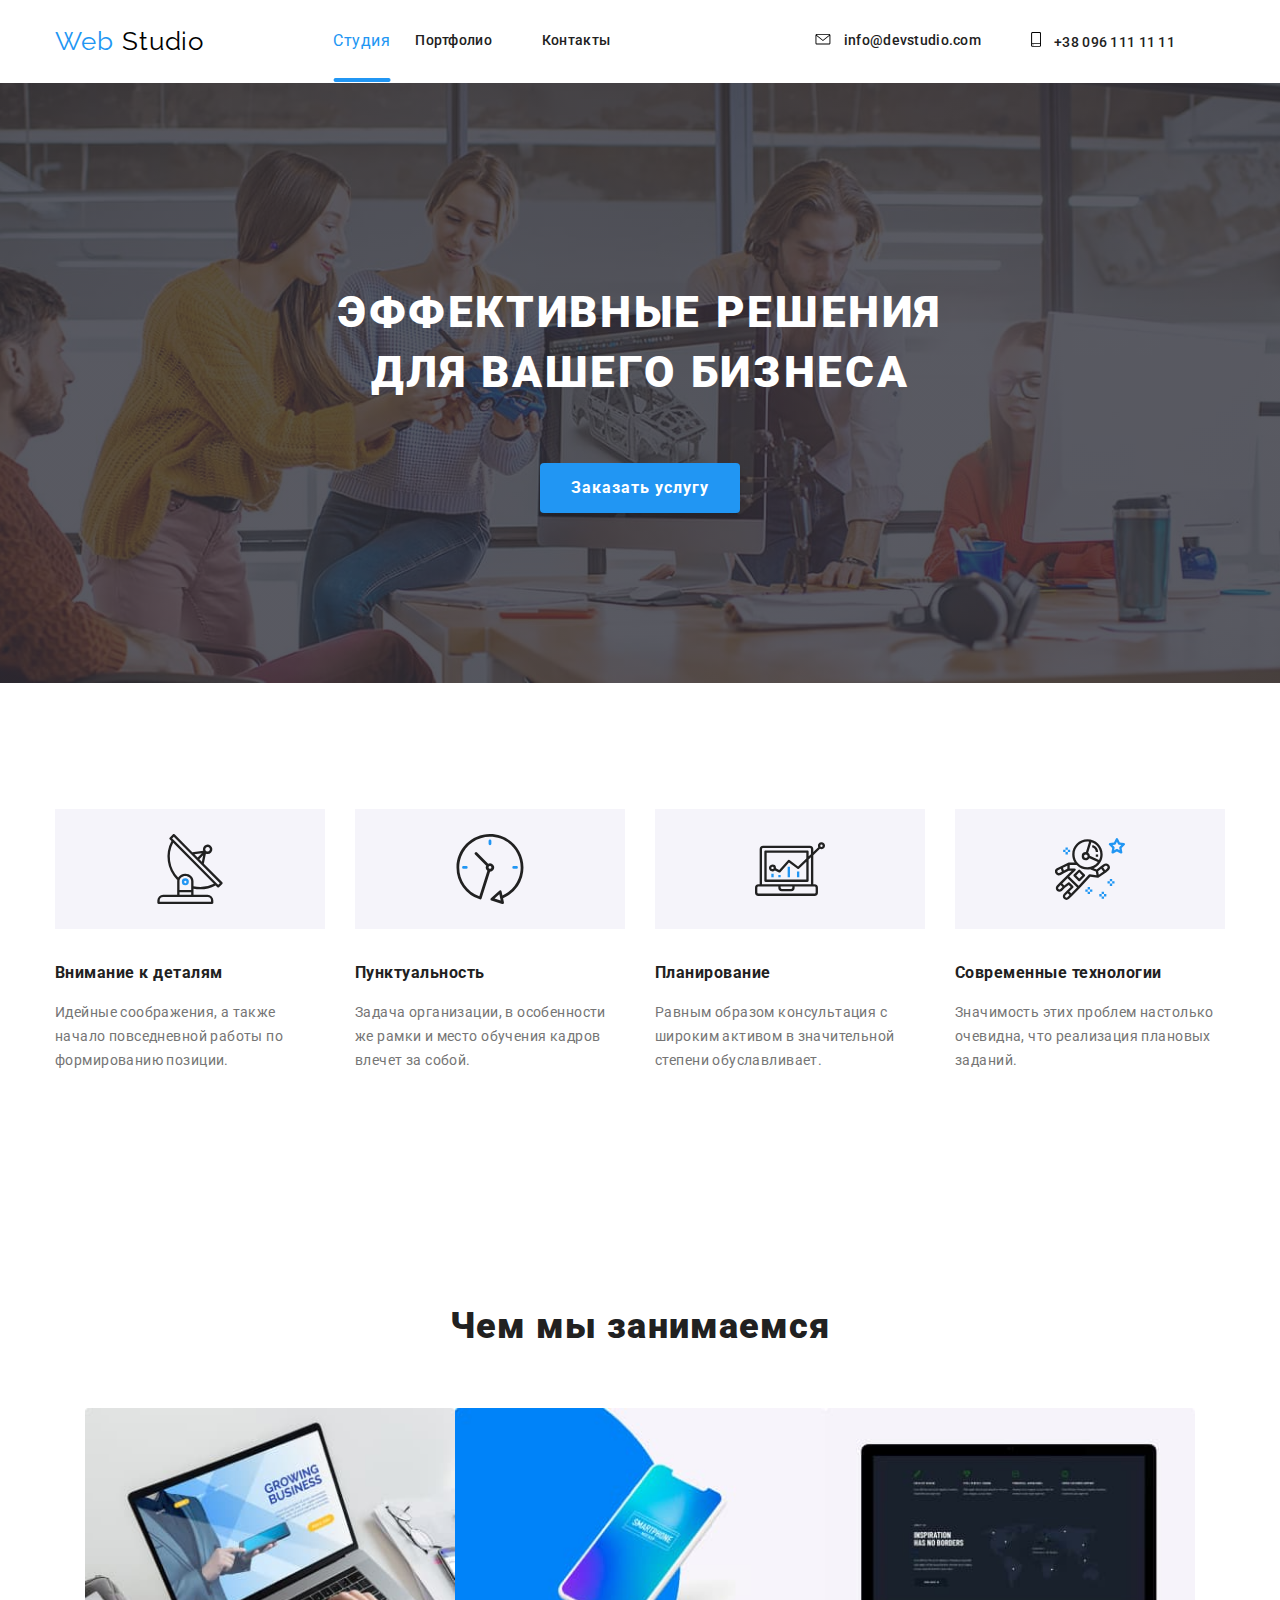
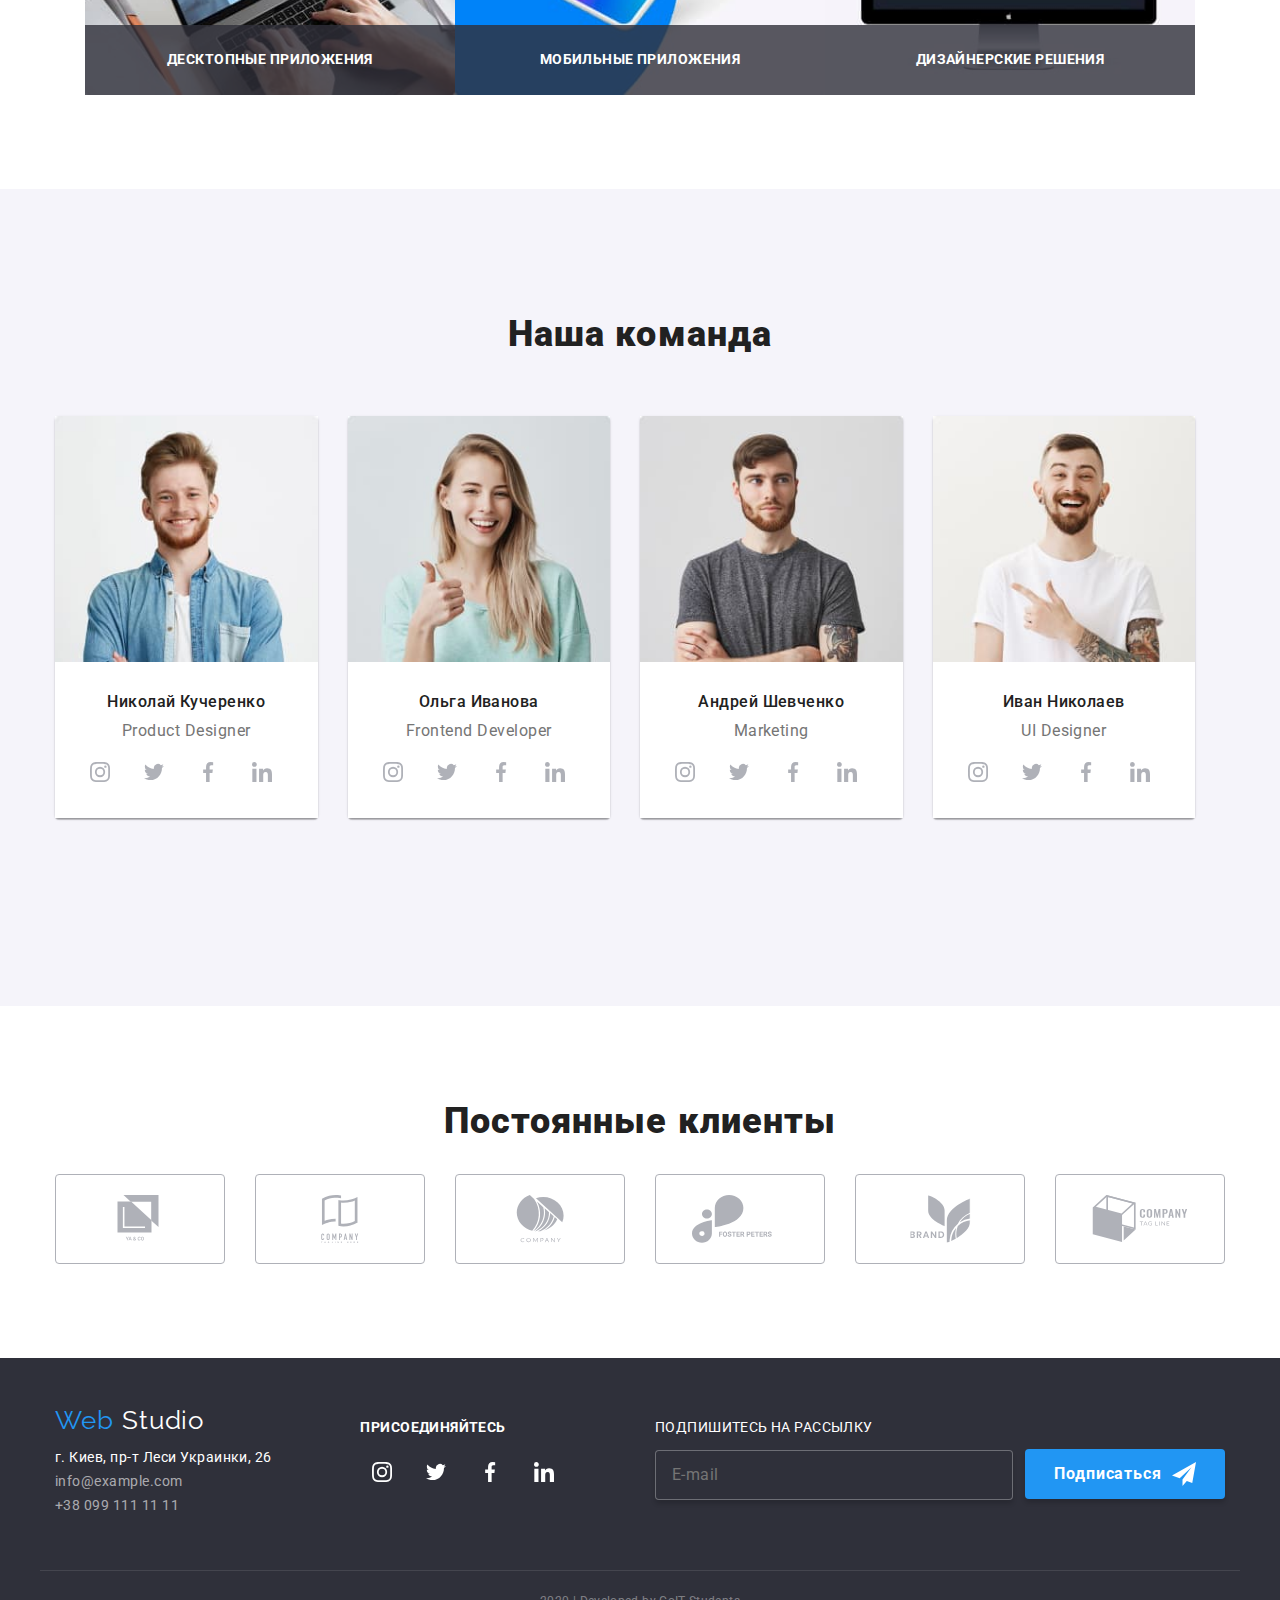
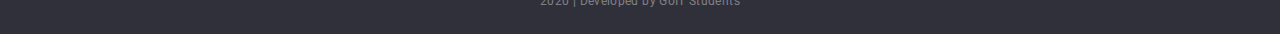
<file: index.html>
<!DOCTYPE html>
<html lang="ru">
  <head>
    <meta charset="UTF-8" />
    <meta name="viewport" content="width=device-width, initial-scale=1.0" />
    <title>Document</title>

    
    <link href="https://fonts.googleapis.com/css2?family=Raleway:wght@700&family=Roboto:wght@400;500;700;900&display=swap" rel="stylesheet">  
    <link rel="stylesheet" href="https://cdnjs.cloudflare.com/ajax/libs/modern-normalize/0.6.0/modern-normalize.min.css">
    
    <link rel="stylesheet" href="./css/main.min.css"/>

  </head>
  <body>
   <header>

     <div class="container">
      <nav class="nav">
        <a class="nav-footer" href="./index.html"> 
         <span lang="en" class="logo">
           <div class="logo-left">
             Web 
           </div>
           <div class="logo-right">
             Studio</div>
           
         </span>
      </a>
 
      <ul class="site-nav">
        <li class="site-nav-item"><a href="./index.html" class="link-current">Студия</a></li> 
        <li class="site-nav-item"><a href="./portfolio.html" class="link">Портфолио</a></li>
        <li class="site-nav-item"><a href="" class="link">Контакты</a></li>
       </ul>
 
      <ul class="auth-nav"> 
        <li class="auth-nav-item">
          <a href="">
          <svg class="email" width="16px" height="11.2px">
            <use href="./images/symbol-defs.svg#icon-envelope"></use>
          </svg>
          <span>info@devstudio.com</span>
        </a>
        </li>
        <li class="auth-nav-item">
          <a href="">
          <svg class="phone" width="10px" height="14.94px">
            <use href="./images/symbol-defs.svg#icon-smartphone"></use>
          </svg>
          <span>+38 096 111 11 11</span>
        </a>
        </li>
      </ul>
     </nav>
     </div>


   </header>


   <main>
     <div>
    <section class="hero">
      <h1 class="hero-title">эффективные решения для вашего бизнеса</h1>
      <button data-modal-open class="button">Заказать услугу</button>
 

    </section>
  </div>
  
  
  <section class="features">
    <h2>Наши преимущества:</h2>
    
    <ul class="container-features">
      
      <li class="feature-item icon-antenna">
        
        <h3 class="feature-icon">Внимание к деталям</h3>
        <p>Идейные соображения, а также начало повседневной работы по формированию позиции.</p>
      </li>
      <li class="feature-item icon-clock">
        
        <h3 class="feature-icon">Пунктуальность</h3>
        <p>Задача организации, в особенности же рамки и место обучения кадров влечет за собой.</p>
      </li>
      <li class="feature-item icon-diagram">
        
        <h3 class="feature-icon">Планирование</h3>
        <p>Равным образом консультация с широким активом в значительной степени обуславливает.</p>
      </li>
      <li class="feature-item icon-astronaut">
        
        <h3 class="feature-icon">Современные технологии</h3>
        <p>Значимость этих проблем настолько очевидна, что реализация плановых заданий.</p>
      </li>
    </ul>
  </section>

  
  <section class="products">
   <h2>Чем мы занимаемся</h2>
   <ul class="container-products">
    <li class="product-item">
      <h3 class="products-description">Десктопные приложения</h3>
     <img src="./images/desctop.jpg" alt="Десктопные приложения" width="370" height="294">
    </li> 
    <li class="product-item">
      <h3 class="products-description">Мобильные приложения</h3>
      <img src="./images/mobile.jpg" alt="Мобильные приложения" width="370" height="294">
    </li>
    <li class="product-item">
      <h3 class="products-description">Дизайнерские решения</h3>
      <img src="./images/Inspiration.jpg" alt="Дизайнерские решения" width="370" height="294">
    </li>
    
   </ul>
 </section>

  <section class="team-section"> 
   <h2>Наша команда</h2>  
   <ul lang="en"  class="container-team">
    <li class="team">
      
     <img class="photo" src="./images/John-Smith.jpg" alt="фото" width="270" height="260"/>
     <div class="team-descrption">
     <h3 lang="en" >Николай Кучеренко</h3>
     <p>Product Designer</p>

     <ul class="personal-links">
       <li class="link-item">
        <a  class="link-icon" href="" aria-label="Instagram" class="socset">
          <svg class="socset-icon">
                      <use href="./images/symbol-defs.svg#icon-instagram"></use>
                    </svg>
                  </a>
      </li>
       <li>
        <a class="link-icon"   href="" aria-label="Twitter" class="socset">
        <svg class="socset-icon">
          <use href="./images/symbol-defs.svg#icon-twitter"></use>
        </svg>
      </a>
      </li>
       <li>
        <a class="link-icon" href="" aria-label="Facebook" class="socset">
          <svg class="socset-icon">
                      <use href="./images/symbol-defs.svg#icon-facebook"></use>
                    </svg>
                  </a>
      </li>
       <li>
        <a class="link-icon" href="" aria-label="LinkedIn" class="socset">
          <svg class="socset-icon">
          <use href="./images/symbol-defs.svg#icon-linkedin"></use>
        </svg>
      </a>
      </li>
      
       
      </ul>
    </div>
      
    </li>

    <li class="team">
      
     <img class="photo" src="./images/Marta-Stewart.jpg" alt="фото" width="270" height="260"/>
     <div class="team-descrption">
     <h3 lang="en" >Ольга Иванова</h3>
     <p>Frontend Developer</p>
     <ul class="personal-links">
      <li class="link-item">
        <a  class="link-icon" href="" aria-label="Instagram" class="socset">
          <svg class="socset-icon">
                      <use href="./images/symbol-defs.svg#icon-instagram"></use>
                    </svg>
                  </a>
      </li>
       <li>
        <a class="link-icon"   href="" aria-label="Twitter" class="socset">
        <svg class="socset-icon">
          <use href="./images/symbol-defs.svg#icon-twitter"></use>
        </svg>
      </a>
      </li>
       <li>
        <a class="link-icon" href="" aria-label="Facebook" class="socset">
          <svg class="socset-icon">
                      <use href="./images/symbol-defs.svg#icon-facebook"></use>
                    </svg>
                  </a>
      </li>
       <li>
        <a class="link-icon" href="" aria-label="LinkedIn" class="socset">
          <svg class="socset-icon">
          <use href="./images/symbol-defs.svg#icon-linkedin"></use>
        </svg>
      </a>
      </li>
      </ul>
    </div>

    </li>

    <li class="team">
      
     <img class="photo" src="./images/Robert-Jakis.jpg" alt="фото" width="270" height="260"/>
     <div class="team-descrption">
     <h3 lang="en" >Андрей Шевченко</h3>
     <p>Marketing</p>
     <ul class="personal-links">
      <li class="link-item">
        <a  class="link-icon" href="" aria-label="Instagram" class="socset">
          <svg class="socset-icon">
                      <use href="./images/symbol-defs.svg#icon-instagram"></use>
                    </svg>
                  </a>
      </li>
       <li>
        <a class="link-icon"   href="" aria-label="Twitter" class="socset">
        <svg class="socset-icon">
          <use href="./images/symbol-defs.svg#icon-twitter"></use>
        </svg>
      </a>
      </li>
       <li>
        <a class="link-icon" href="" aria-label="Facebook" class="socset">
          <svg class="socset-icon">
                      <use href="./images/symbol-defs.svg#icon-facebook"></use>
                    </svg>
                  </a>
      </li>
       <li>
        <a class="link-icon" href="" aria-label="LinkedIn" class="socset">
          <svg class="socset-icon">
          <use href="./images/symbol-defs.svg#icon-linkedin"></use>
        </svg>
      </a>
      </li>
     </ul>
    </div>
    </li>

    <li class="team">
      
     <img class="photo" src="./images/Martin-Doe.jpg" alt="фото" width="270" height="260"/>
     <div class="team-descrption">
     <h3 lang="en" >Иван Николаев</h3>
     <p>UI Designer</p>
     <ul class="personal-links">
      <li class="link-item">
        <a  class="link-icon" href="" aria-label="Instagram" class="socset">
          <svg class="socset-icon">
                      <use href="./images/symbol-defs.svg#icon-instagram"></use>
                    </svg>
                  </a>
      </li>
       <li>
        <a class="link-icon"   href="" aria-label="Twitter" class="socset">
        <svg class="socset-icon">
          <use href="./images/symbol-defs.svg#icon-twitter"></use>
        </svg>
      </a>
      </li>
       <li>
        <a class="link-icon" href="" aria-label="Facebook" class="socset">
          <svg class="socset-icon">
                      <use href="./images/symbol-defs.svg#icon-facebook"></use>
                    </svg>
                  </a>
      </li>
       <li>
        <a class="link-icon" href="" aria-label="LinkedIn" class="socset">
          <svg class="socset-icon">
          <use href="./images/symbol-defs.svg#icon-linkedin"></use>
        </svg>
      </a>
      </li>
     </ul>
    </div>
    </li>
  </ul>

 </section>

 <section>
<div class="container-clients">
   <h2>Постоянные клиенты</h2>
   <ul  class="clients">
     <li class="client">
       <svg class="client-icon">
      <use href="./images/symbol-defs.svg#icon-logo-1"></use>
    </svg>
  </li>
  <li class="client">
    <svg class="client-icon">
   <use href="./images/symbol-defs.svg#icon-logo-2"></use>
 </svg>
</li>
<li class="client">
  <svg class="client-icon">
 <use href="./images/symbol-defs.svg#icon-logo-3"></use>
</svg>
</li>
<li class="client">
  <svg class="client-icon">
 <use href="./images/symbol-defs.svg#icon-logo-4"></use>
</svg>
</li>
<li class="client">
  <svg class="client-icon">
 <use href="./images/symbol-defs.svg#icon-logo-5"></use>
</svg>
</li>
<li class="client">
  <svg class="client-icon">
 <use href="./images/symbol-defs.svg#icon-logo-6"></use>
</svg>
</li> 
   </ul>
  </div>
 </section>
</main>

<footer class="footer">

  <div class="container-footer">
  <div auth-footer>
      <a href="./index.html"> 
        <span lang="en" class="logo">
          <div class="logo-left">
            Web 
          </div>
          <div class="logo-right">
            Studio</div>
          
        </span>
     </a>
  
      <address>
        г. Киев, пр-т Леси Украинки, 26 <br>
        <div class="mail">
        info@example.com <br>
        +38 099 111 11 11
      </div>
       </address>
  
      </div>
  
  
      <div class="social">
  
       <p> <b>присоединяйтесь</b></p>
       <ul class="personal-links">
        <li class="link-icon-footer">
         <a href="" aria-label="Instagram" class="socset">
           <svg class="socset-icon">
                       <use href="./images/symbol-defs.svg#icon-instagram"></use>
                     </svg>
                   </a>
       </li>
        <li class="link-icon-footer">
         <a href="" aria-label="Twitter" class="socset">
         <svg class="socset-icon">
           <use href="./images/symbol-defs.svg#icon-twitter"></use>
         </svg>
       </a>
       </li>
        <li class="link-icon-footer">
         <a href="" aria-label="Facebook" class="socset">
           <svg class="socset-icon">
                       <use href="./images/symbol-defs.svg#icon-facebook"></use>
                     </svg>
                   </a>
       </li>
        <li class="link-icon-footer">
         <a href="" aria-label="LinkedIn" class="socset">
           <svg class="socset-icon">
           <use href="./images/symbol-defs.svg#icon-linkedin"></use>
         </svg>
       </a>
       </li>
       
        
       </ul>
      </div>
  <div class="footer-follow">
      <div class="follow-next">

        
        <p>Подпишитесь на рассылку</p>

        <label class="form-field-footer">
          <input class="form-input-footer" type="email" 
          name="mail" placeholder="E-mail" />
          <!-- Почта -->
        </label>

    
      </div>
  
  <div class="follow">
        
        <a href="" class="button">
          <div class="follow-span">Подписаться</div>
          <svg class="send" width="24" height="24">
            <use href="./images/symbol-defs.svg#icon-icon-send"></use>
          </svg>
          
        </a>
  
      </div>
  
  </div>
  
    </div>
  
       <p class="developed"> 2020 | Developed by GoIT Students </p>
  
  
    </footer>

      
<!-- разметка модального окна -->

<div class="backdrop is-hidden" data-modal>
  <div class="overlay">
  <div class="modal">
    <b>
      Оставьте свои данные, мы вам перезвоним
    </b>
    <button class="close" data-modal-close>
      <svg class="close-icon" width=17px height=17px>
        <use href="./images/symbol-defs.svg#icon-close"></use>
      </svg>
    </button>
 
   
  <form class="form js-speaker-form">

    <div class="form-field">
      
      <input class="form-input"
      type="text"
      name="name"
      id="name"
      placeholder=" "
      autofocus
      />
      <label for="name" class="form-label">Имя</label>

      <svg class="icon-person icon-input" width=18px height=18px>
        <use href="./images/symbol-defs.svg#icon-person"></use>
      </svg>
    </div>

    <div class="form-field">
      
      <input class="form-input" type="tel" name="tel" id="tel" placeholder=" " />
      <label for="tel"  class="form-label">Телефон</label>

      <svg class="icon-phone icon-input" width=18px height=18px>
        <use href="./images/symbol-defs.svg#icon-phone"></use>
      </svg>

    </div>

    <div class="form-field">
      
      <input class="form-input" type="email" name="mail" id="mail" placeholder=" " />
      <label for="mail"  class="form-label">Почта</label>
      <svg class="icon-phone icon-input" width=18px height=18px>
        <use href="./images/symbol-defs.svg#icon-email"></use>
      </svg>
    </div>

   

    <div class="form-field">
      <textarea
      class="comment"
      name="comment"
      id="comment"
      placeholder=" "
      ></textarea>
      <label for="comment"  class="form-label-comment">Комментарий</label>
    </div>

    

    <div class="form-field policy">
      <div class="checkbox">
      <input class="check" type="checkbox" name="policy" id="policy" />
      <label for="policy">
        <span  class="accept">
          Соглашаюсь с рассылкой и принимаю 
        </span>
      
        <a href="" class="agreement">
          Условия договора
        </a>
        
      </label>
    </div>
    </div>

    <button type="submit" class="submit">Отправить</button>
  </form>
</div>
</div>
</div>

  <script>
    (() => {
      document
        .querySelector('.js-speaker-form')
        .addEventListener('submit', e => {
          e.preventDefault();

          new FormData(e.currentTarget).forEach((value, name) =>
            console.log(`${name}: ${value}`),
          );

          e.currentTarget.reset();
        });
    })();
  </script>
 

<script src="./js/modal.js"></script>

  </body>
</html>
</file>
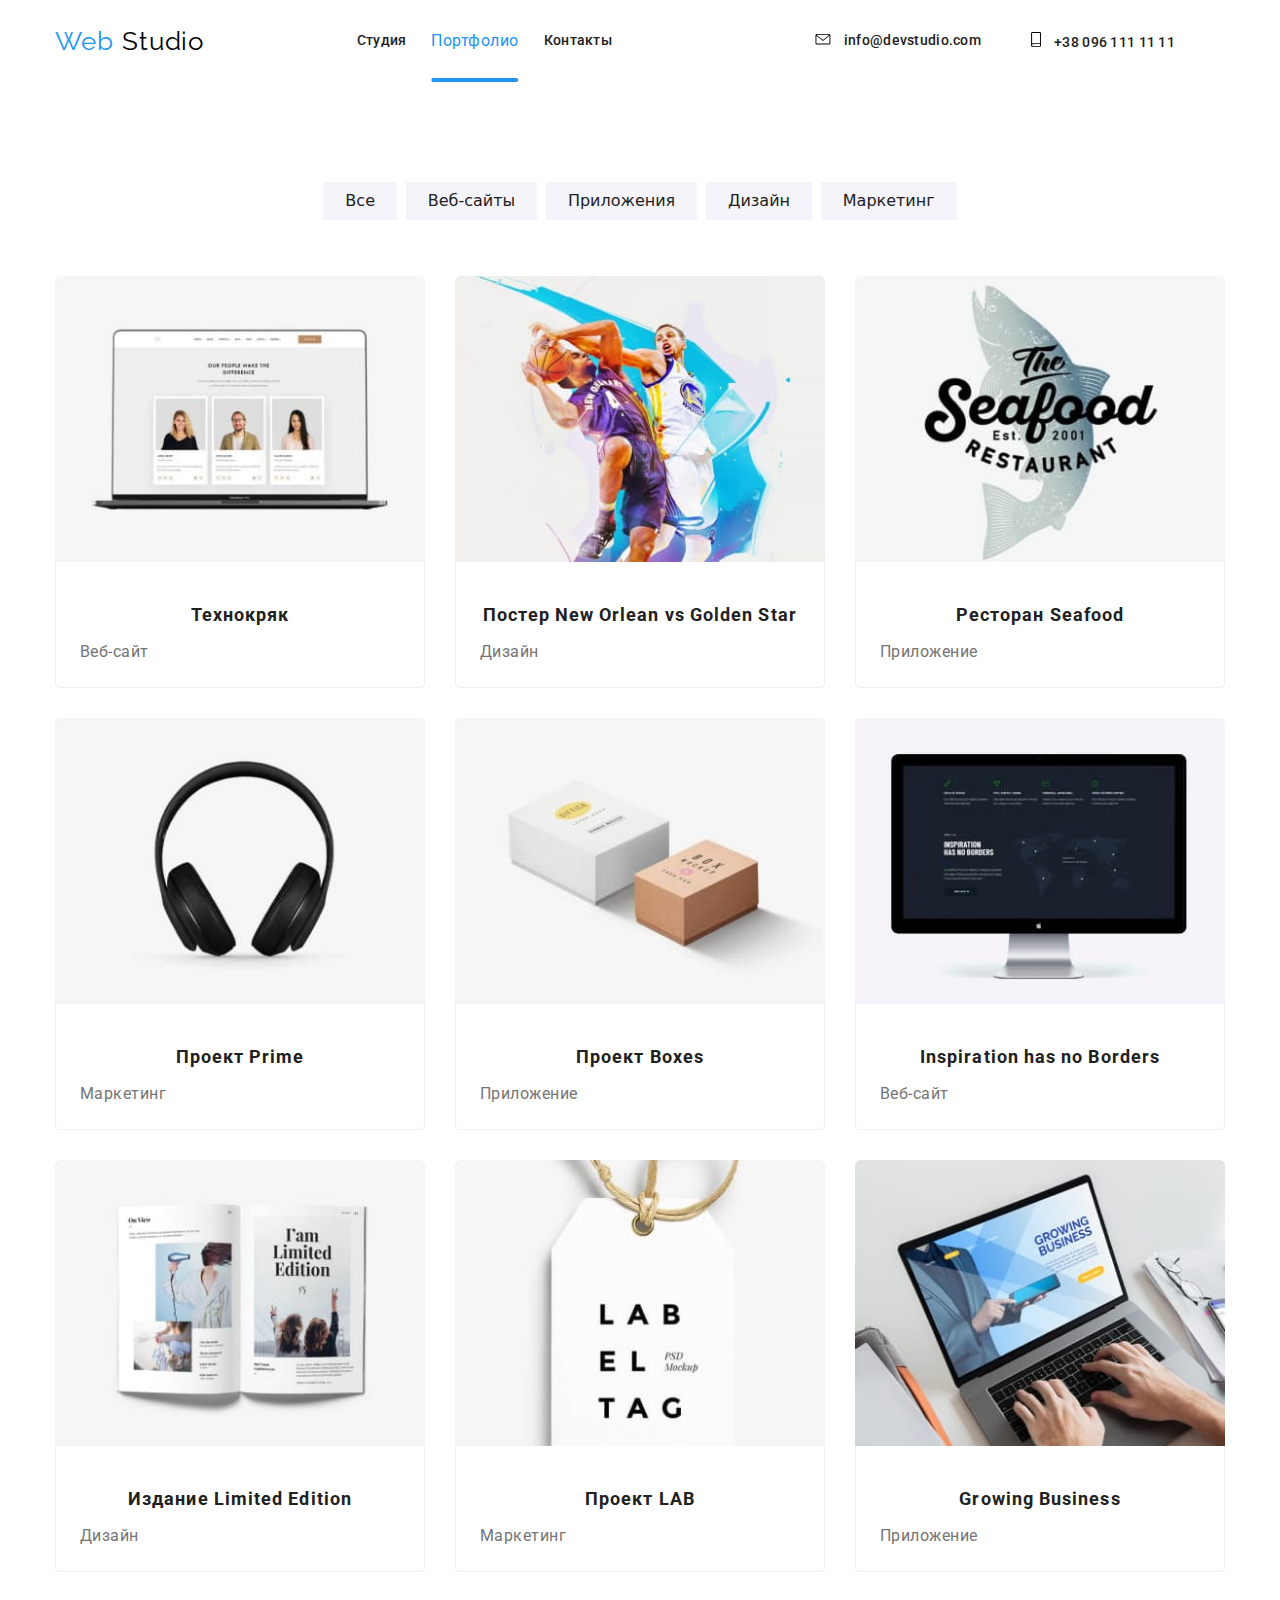
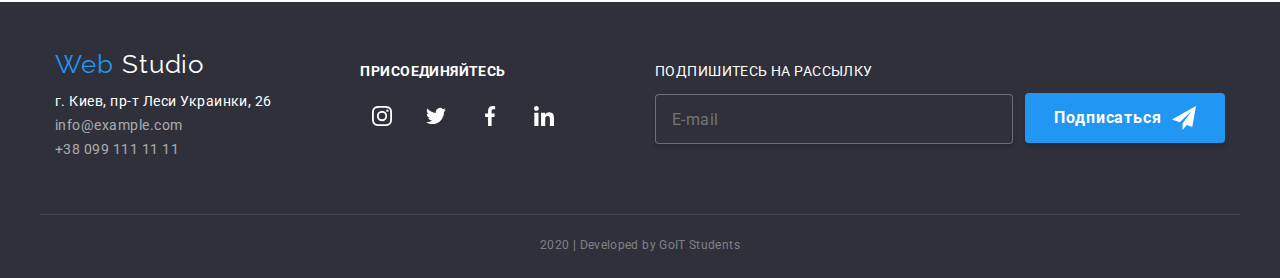
<file: portfolio.html>
<!DOCTYPE html>
<html lang="ru">
  <head>
    <meta charset="UTF-8" />
    <meta name="viewport" content="width=device-width, initial-scale=1.0" />
    <title>Portfolio</title>

    
    <link href="https://fonts.googleapis.com/css2?family=Raleway:wght@700&family=Roboto:wght@400;500;700;900&display=swap" rel="stylesheet">  
    <link rel="stylesheet" href="https://cdnjs.cloudflare.com/ajax/libs/modern-normalize/0.6.0/modern-normalize.min.css">
    
    <link rel="stylesheet" href="./css/main.min.css">

  </head>
  <body>
   <header>

     <div class="container">
      <nav class="nav">
        <a class="nav-footer" href="./index.html"> 
         <span lang="en" class="logo">
           <div class="logo-left">
             Web 
           </div>
           <div class="logo-right">
             Studio</div>
           
         </span>
      </a>
 
      <ul class="site-nav">
        <li class="site-nav-item"><a href="./index.html" class="link">Студия</a></li> 
        <li class="site-nav-item"><a href="./portfolio.html" class="link-current">Портфолио</a></li>
        <li class="site-nav-item"><a href="" class="link">Контакты</a></li>
       </ul>
 
      
       
      <ul class="auth-nav"> 
        <li class="auth-nav-item">
          <a href="">
          <svg class="email" width="16px" height="11.2px">
            <use href="./images/symbol-defs.svg#icon-envelope"></use>
          </svg>
          <span>info@devstudio.com</span>
        </a>
        </li>
        <li class="auth-nav-item">
          <a href="">
          <svg class="phone" width="10px" height="14.94px">
            <use href="./images/symbol-defs.svg#icon-smartphone"></use>
          </svg>
          <span>+38 096 111 11 11</span>
        </a>
        </li>
      </ul>
     </nav>
     </div>



   </header>


   <main>

  <div class="filter-button">   
  <button type="button" class="examples-button">Все</button>
  <button type="button" class="examples-button">Веб-сайты</button>
  <button type="button" class="examples-button">Приложения</button>
  <button type="button" class="examples-button">Дизайн</button>
  <button type="button" class="examples-button">Маркетинг</button>
</div>


<ul class="container list-portfolio">
  <li class="item portfolio">
    <div class="thumb">
      <a href="" class="portfolio-link"><img src="./images/tech-cr.jpg" alt="Веб-сайт" class="portfolio-img">
        <p class="portfolio-discription">Технокряк это современная площадка распространения коронавируса. Компании используют эту платформу для цифрового шпионажа и атак на защищённые сервера конкурентов.</p>
      </div>
        <div class="portfolio-content">
          <h2 class="portfolio-name">Технокряк</h2>
          <p class="portfolio-type">Веб-сайт</p>
          
        </div>
      </a>
    
  </li>
  <li class="item portfolio">
    <div class="thumb">
      <a href="" class="portfolio-link"><img src="./images/poster.jpg" alt="Дизайн" class="portfolio-img">
        <p class="portfolio-discription">Технокряк это современная площадка распространения коронавируса. Компании используют эту платформу для цифрового шпионажа и атак на защищённые сервера конкурентов.</p>
      </div>
  <div class="portfolio-content">
    <h2 class="portfolio-name">Постер New Orlean vs Golden Star</h2>
    <p class="portfolio-type">Дизайн</p>
    
  </div>
  </a>
  </li>
  <li class="item portfolio">
    <div class="thumb">
      <a href="" class="portfolio-link"><img src="./images/seafood.jpg" alt="Приложение" class="portfolio-img">
        <p class="portfolio-discription">Технокряк это современная площадка распространения коронавируса. Компании используют эту платформу для цифрового шпионажа и атак на защищённые сервера конкурентов.</p>
    </div>
     <div class="portfolio-content">
      <h2 class="portfolio-name">Ресторан Seafood</h2>
      <p class="portfolio-type">Приложение</p>
     </div>
  </a>
  </li>
  <li class="item portfolio">
   <div  class="thumb">
    <a href="" class="portfolio-link"><img src="./images/prime.jpg" alt="Маркетинг" class="portfolio-img">
      <p class="portfolio-discription">Технокряк это современная площадка распространения коронавируса. Компании используют эту платформу для цифрового шпионажа и атак на защищённые сервера конкурентов.</p>

   </div>
      <div class="portfolio-content">
        <h2 class="portfolio-name">Проект Prime</h2>
        <p class="portfolio-type">Маркетинг</p>
      </div>
  </a>
  </li>
  <li class="item portfolio">
    <div  class="thumb">
      <a href="" class="portfolio-link"><img src="./images/boxes.jpg" alt="Приложение" class="portfolio-img">
      <p class="portfolio-discription">Технокряк это современная площадка распространения коронавируса. Компании используют эту платформу для цифрового шпионажа и атак на защищённые сервера конкурентов.</p>

    </div>
      <div class="portfolio-content">
        <h2 class="portfolio-name">Проект Boxes</h2>
        <p class="portfolio-type">Приложение</p>
      </div>
  </a>
  </li>
  <li class="item portfolio">
    <div  class="thumb">
      <a href="" class="portfolio-link"><img src="./images/Inspiration.jpg" alt="Веб-сайт" class="portfolio-img">
        <p class="portfolio-discription">Технокряк это современная площадка распространения коронавируса. Компании используют эту платформу для цифрового шпионажа и атак на защищённые сервера конкурентов.</p>

    </div>
      <div class="portfolio-content">
        <h2 class="portfolio-name">Inspiration has no Borders</h2>
        <p class="portfolio-type">Веб-сайт</p>
      </div>
  </a>
  </li>
  <li class="item portfolio">
    <div  class="thumb">
      <a href="" class="portfolio-link"><img src="./images/Limited-Edition.jpg" alt="Дизайн" class="portfolio-img">
      <p class="portfolio-discription">Технокряк это современная площадка распространения коронавируса. Компании используют эту платформу для цифрового шпионажа и атак на защищённые сервера конкурентов.</p>

    </div>
      <div class="portfolio-content">
        <h2 class="portfolio-name">Издание Limited Edition</h2>
        <p class="portfolio-type">Дизайн</p>
      </div>
  </a>
  </li>
  <li class="item portfolio">
    <div  class="thumb">
      <a href="" class="portfolio-link"><img src="./images/lab.jpg" alt="Маркетинг" class="portfolio-img">
      <p class="portfolio-discription">Технокряк это современная площадка распространения коронавируса. Компании используют эту платформу для цифрового шпионажа и атак на защищённые сервера конкурентов.</p>

    </div>
      <div class="portfolio-content">
        <h2 class="portfolio-name">Проект LAB</h2>
        <p class="portfolio-type">Маркетинг</p>
      </div>
  </a>
  </li>
  <li class="item portfolio">
    <div  class="thumb">
      <a href="" class="portfolio-link"><img src="./images/business.jpg" alt="Приложение" class="portfolio-img">
        <p class="portfolio-discription">Технокряк это современная площадка распространения коронавируса. Компании используют эту платформу для цифрового шпионажа и атак на защищённые сервера конкурентов.</p>

    </div>
      <div class="portfolio-content">
        <h2 class="portfolio-name">Growing Business</h2>
        <p class="portfolio-type">Приложение</p>
      </div>
  </a>
  </li>
</ul>              
 </section>

    

</main>
<footer class="footer">

  <div class="container-footer">
  <div auth-footer>
      <a href="./index.html"> 
        <span lang="en" class="logo">
          <div class="logo-left">
            Web 
          </div>
          <div class="logo-right">
            Studio</div>
          
        </span>
     </a>
  
      <address>
        г. Киев, пр-т Леси Украинки, 26 <br>
        <div class="mail">
        info@example.com <br>
        +38 099 111 11 11
      </div>
       </address>
  
      </div>
  
  
      <div class="social">
  
       <p> <b>присоединяйтесь</b></p>
       <ul class="personal-links">
        <li class="link-icon-footer">
         <a href="" aria-label="Instagram" class="socset">
           <svg class="socset-icon">
                       <use href="./images/symbol-defs.svg#icon-instagram"></use>
                     </svg>
                   </a>
       </li>
        <li class="link-icon-footer">
         <a href="" aria-label="Twitter" class="socset">
         <svg class="socset-icon">
           <use href="./images/symbol-defs.svg#icon-twitter"></use>
         </svg>
       </a>
       </li>
        <li class="link-icon-footer">
         <a href="" aria-label="Facebook" class="socset">
           <svg class="socset-icon">
                       <use href="./images/symbol-defs.svg#icon-facebook"></use>
                     </svg>
                   </a>
       </li>
        <li class="link-icon-footer">
         <a href="" aria-label="LinkedIn" class="socset">
           <svg class="socset-icon">
           <use href="./images/symbol-defs.svg#icon-linkedin"></use>
         </svg>
       </a>
       </li>
       
        
       </ul>
      </div>
  <div class="footer-follow">
      <div class="follow-next">

        
        <p>Подпишитесь на рассылку</p>

        <label class="form-field-footer">
          <input class="form-input-footer" type="email" 
          name="mail" placeholder="E-mail" />
          <!-- Почта -->
        </label>

    
      </div>
  
  <div class="follow">
        
        <a href="" class="button">
          <div class="follow-span">Подписаться</div>
          <svg class="send" width="24" height="24">
            <use href="./images/symbol-defs.svg#icon-icon-send"></use>
          </svg>
          
        </a>
  
      </div>
  
  </div>
  
    </div>
  
       <p class="developed"> 2020 | Developed by GoIT Students </p>
  
  
    </footer>

  
  
    </body>
  </html>
</file>
<file: css/main.min.css>
html{margin:0;padding:0;-webkit-box-sizing:border-box;box-sizing:border-box}*,*::before,*::after{-webkit-box-sizing:inherit;box-sizing:inherit}header a{color:#212121}.nav{display:-webkit-box;display:-ms-flexbox;display:flex;text-align:center;-webkit-box-pack:justify;-ms-flex-pack:justify;justify-content:space-between;-ms-flex-line-pack:center;align-content:center;-webkit-box-align:center;-ms-flex-align:center;align-items:center}.logo{display:-webkit-box;display:-ms-flexbox;display:flex;font-family:Raleway, sans-serif;letter-spacing:0.03em;font-weight:400;font-size:26px}.logo-left{padding-right:9px;color:#2196f3}.logo-right{color:#000000}.site-nav{display:-webkit-box;display:-ms-flexbox;display:flex;-webkit-box-align:center;-ms-flex-align:center;align-items:center}.site-nav-item:nth-last-child(){margin-right:305px}.site-nav .link{padding:32px 25px;color:#212121;letter-spacing:0.02em;font-weight:500;font-size:14px;line-height:1.14;-webkit-transition:250ms cubic-bezier(0.4, 0, 0.2, 1);transition:250ms cubic-bezier(0.4, 0, 0.2, 1)}.site-nav .link:hover{color:#2196f3}.site-nav .link:focus{color:#2196f3}.site-nav .link.current{color:#2196f3;padding:32px 25px 32px 25px}.link-current{position:relative;color:#2196F3}.link-current::after{position:absolute;display:inline-block;content:"";bottom:-31.5px;left:50%;-webkit-transform:translateX(-50%);transform:translateX(-50%);margin-left:auto;margin-right:auto;width:100%;height:4px;background-color:#2196F3;border-radius:2px}.auth-nav{display:-webkit-box;display:-ms-flexbox;display:flex;-webkit-box-align:center;-ms-flex-align:center;align-items:center;vertical-align:center;padding:32px 50px;color:#757575;letter-spacing:0.02em;font-weight:500;font-size:14px;line-height:1.14}.auth-nav-item a{-webkit-transition:250ms cubic-bezier(0.4, 0, 0.2, 1);transition:250ms cubic-bezier(0.4, 0, 0.2, 1)}.auth-nav-item a:hover{fill:#2196f3;color:#2196f3}.auth-nav :focus{fill:#2196f3;color:#2196f3}.auth-nav-item:not(:last-child){padding-right:50px}.auth-nav-item{display:-webkit-box;display:-ms-flexbox;display:flex;vertical-align:center}.email{margin-right:10px}.phone{margin-right:10px}.hero{padding:200px 0px 210px 0px;margin-left:auto;margin-right:auto;text-align:center;max-width:1600px;height:600px;background-size:cover;color:#fff;background-image:-webkit-gradient(linear, left top, left bottom, from(rgba(47,48,58,0.8)), to(rgba(47,48,58,0.8))),url(../images/hero.jpg);background-image:linear-gradient(rgba(47,48,58,0.8), rgba(47,48,58,0.8)),url(../images/hero.jpg);background-position:center;font-family:Roboto, sans-serif;font-weight:700;font-size:44px;line-height:1.36;letter-spacing:0.06em}.hero-title{margin:0 auto 46px auto;width:646px;font-family:Roboto, sans-serif;letter-spacing:0.06em;text-transform:uppercase;font-size:1.0em;font-weight:900}.button{width:200px;height:50px;-webkit-box-shadow:0px 4px 4px rgba(0,0,0,0.15);box-shadow:0px 4px 4px rgba(0,0,0,0.15);border-radius:4px;border:0;color:#fff;background-color:#2196f3;font-weight:700;font-size:16px;line-height:1.87;letter-spacing:0.06em}.examples-button{color:#212121;background-color:#F5F4FA;font-weight:500;font-size:16px;line-height:1.62em;text-align:center;border-width:0px;-webkit-transition:250ms cubic-bezier(0.4, 0, 0.2, 1);transition:250ms cubic-bezier(0.4, 0, 0.2, 1)}.examples-button:hover{color:#fff;background-color:#2196f3}.examples-button:focus{color:#fff;background-color:#2196f3}.features{margin:0 auto}.feature-item::before{display:block;width:270px;height:120px;content:'';display:block;margin-bottom:30px;padding:25px 50px;background-repeat:no-repeat;background-position:center;background-size:cover;background-size:70px 70px;background-color:#F5F4FA}.icon-antenna::before{background-image:url("../images/antenna.svg")}.icon-clock::before{background-image:url("../images/clock.svg")}.icon-diagram::before{background-image:url("../images/diagram.svg")}.icon-astronaut::before{background-image:url("../images/astronaut.svg")}.features>h2{margin:0px;padding:0px;height:0;font-size:0}.container-features{display:-webkit-box;display:-ms-flexbox;display:flex;margin:0px auto;padding:0px;width:1200px;padding:32px 15px 0px 15px}.feature-item{display:block;width:270px;background-color:#fff;color:#757575;font-family:Roboto, sans-serif;font-weight:400;font-size:14px;line-height:1.71;letter-spacing:0.03em}.feature-item:not(:last-child){margin-right:30px}.features h3{margin-top:30px;margin-bottom:10px;padding:0}.features p{width:270}.container-products{display:-webkit-box;display:-ms-flexbox;display:flex;margin:0px auto;padding:0px;-webkit-box-align:center;-ms-flex-align:center;align-items:center;-webkit-box-pack:center;-ms-flex-pack:center;justify-content:center;width:1200px;padding:32px 15px 0px 15px}.products h3{display:block;width:370px;height:70px;margin-top:0;margin-bottom:0;text-align:center;padding-top:27px;padding-bottom:27px;background-color:rgba(47,48,58,0.8);color:#fff;font-weight:700;font-size:14px;line-height:1.14em;text-transform:uppercase}.products{font-size:14px;line-height:1.71em}.product-item{display:-webkit-box;display:-ms-flexbox;display:flex;-webkit-box-orient:vertical;-webkit-box-direction:reverse;-ms-flex-direction:column-reverse;flex-direction:column-reverse}.products-description{position:absolute}.container-team{display:-webkit-box;display:-ms-flexbox;display:flex;margin:0px auto;padding:0px;-webkit-box-align:center;-ms-flex-align:center;align-items:center;-webkit-box-pack:center;-ms-flex-pack:center;justify-content:center;width:1200px;padding:32px 15px 94px 15px}.team-section{background-color:#F5F4FA}.team{margin-right:30px;-webkit-box-shadow:0px 2px 1px rgba(0,0,0,0.2),0px 1px 1px rgba(0,0,0,0.14),0px 1px 3px rgba(0,0,0,0.12);box-shadow:0px 2px 1px rgba(0,0,0,0.2),0px 1px 1px rgba(0,0,0,0.14),0px 1px 3px rgba(0,0,0,0.12);border-radius:4px;font-size:16px;line-height:1.19em;text-align:center}.team-descrption{padding-top:30px;background-color:#fff}.photo{display:block}.team:nth-last-child{margin-right:0}.team h2{padding-bottom:50px}.team h3{margin:0;padding-bottom:10px;font-weight:500;font-size:16px;line-height:1.19}.team p{margin:0;padding-bottom:10px}.personal-links{display:-webkit-box;display:-ms-flexbox;display:flex;-webkit-box-pack:center;-ms-flex-pack:center;justify-content:center;-webkit-box-align:center;-ms-flex-align:center;align-items:center;padding-bottom:24px;margin:0;color:#AFB1B8;-webkit-transition:250ms cubic-bezier(0.4, 0, 0.2, 1);transition:250ms cubic-bezier(0.4, 0, 0.2, 1)}.personal-links:hover{color:var(--accent-color)}.personal-links:focus{color:var(--accent-color)}.link-item{display:-webkit-box;display:-ms-flexbox;display:flex;-webkit-box-pack:center;-ms-flex-pack:center;justify-content:center;-webkit-box-align:center;-ms-flex-align:center;align-items:center}.link-icon{margin-bottom:0px;margin-right:10px;display:-webkit-box;display:-ms-flexbox;display:flex;-webkit-box-pack:center;-ms-flex-pack:center;justify-content:center;-webkit-box-align:center;-ms-flex-align:center;align-items:center;width:44px;height:44px;padding:12px;-webkit-transition:250ms cubic-bezier(0.4, 0, 0.2, 1);transition:250ms cubic-bezier(0.4, 0, 0.2, 1)}.link-icon:hover{background-color:#2196f3;border-radius:50%;fill:#fff}.link-icon:focus{background-color:#2196f3;border-radius:50%;fill:#fff}.link-icon:nth-child(4){margin-right:0px}.socset{display:-webkit-box;display:-ms-flexbox;display:flex;-webkit-box-pack:center;-ms-flex-pack:center;justify-content:center;-webkit-box-align:center;-ms-flex-align:center;align-items:center;width:44px;height:44px;border-radius:50%}.socset-icon{fill:#fff}.link-icon svg{width:20px;height:20px;fill:#AFB1B8;-webkit-transition:250ms cubic-bezier(0.4, 0, 0.2, 1);transition:250ms cubic-bezier(0.4, 0, 0.2, 1)}.link-icon:hover svg{fill:#fff}.clients{display:-webkit-box;display:-ms-flexbox;display:flex;margin:0px auto;padding:94px 0;-webkit-box-align:center;-ms-flex-align:center;align-items:center;-webkit-box-pack:justify;-ms-flex-pack:justify;justify-content:space-between;cursor:pointer;width:1200px;padding:32px 15px 0px 15px}.client{width:170px;height:90px;-webkit-box-align:center;-ms-flex-align:center;align-items:center;-webkit-box-pack:center;-ms-flex-pack:center;justify-content:center;text-align:center;padding:20px;fill:#AFB1B8;border:1px solid #AFB1B8;border-radius:4px;-webkit-transition:250ms cubic-bezier(0.4, 0, 0.2, 1);transition:250ms cubic-bezier(0.4, 0, 0.2, 1)}.client-icon{width:100%;height:100%}.client:hover{fill:#2196f3;width:170px;height:90px;padding:20px;border:1px solid #2196f3;border-radius:4px}.client:focus{fill:#2196f3;width:170px;height:90px;padding:20px;border:1px solid #2196f3;border-radius:4px}.container-clients>h2{margin:0}img{display:block;max-width:100%;height:auto}.portfolio-img{display:block}.portfolio-content{-webkit-box-sizing:border-box;box-sizing:border-box;border-right:1px solid #EEEEEE;border-left:1px solid #EEEEEE;border-bottom:1px solid #EEEEEE;border-bottom-right-radius:5px;border-bottom-left-radius:5px;padding:20px 24px}.portfolio-name{margin-bottom:4px;color:#212121;font-weight:700;font-size:18px;line-height:2;letter-spacing:0.06em}.portfolio-type{margin:0;font-size:16px;line-height:1.87;letter-spacing:0.03em;color:#757575}.thumb{position:relative;overflow:hidden}.portfolio-discription{position:absolute;top:0px;width:100%;height:100%;padding:63px 24px;display:-webkit-box;display:-ms-flexbox;display:flex;margin-bottom:0;margin-top:0;-webkit-box-align:center;-ms-flex-align:center;align-items:center;color:#fff;background:rgba(33,150,243,0.9);font-size:18px;line-height:1.56;letter-spacing:0.03em;-webkit-transform:translateY(100%);transform:translateY(100%);-webkit-transition:-webkit-transform 250ms cubic-bezier(0.4, 0, 0.2, 1);transition:-webkit-transform 250ms cubic-bezier(0.4, 0, 0.2, 1);transition:transform 250ms cubic-bezier(0.4, 0, 0.2, 1);transition:transform 250ms cubic-bezier(0.4, 0, 0.2, 1), -webkit-transform 250ms cubic-bezier(0.4, 0, 0.2, 1)}.item.portfolio:hover .portfolio-discription{-webkit-transform:translateY(0);transform:translateY(0)}.list-portfolio{display:-webkit-box;display:-ms-flexbox;display:flex;-ms-flex-wrap:wrap;flex-wrap:wrap}.list-portfolio .item{border-top-right-radius:5px;border-top-left-radius:5px;overflow:hidden;margin-bottom:30px}.item{max-width:370px;margin-right:30px}.item:nth-child(3n){margin-right:0px}.item.portfolio:hover,.item.portfolio:focus{-webkit-box-shadow:1px 4px 6px rgba(0,0,0,0.16),0px 4px 4px rgba(0,0,0,0.06),0px 1px 1px rgba(0,0,0,0.12);box-shadow:1px 4px 6px rgba(0,0,0,0.16),0px 4px 4px rgba(0,0,0,0.06),0px 1px 1px rgba(0,0,0,0.12)}.filter-button{width:1200px;margin:0 auto 56px auto;padding:99px 279px 0px 279px;border-radius:4px;border:#F5F4FA;display:-webkit-box;display:-ms-flexbox;display:flex;text-align:center;-ms-flex-pack:distribute;justify-content:space-around;-ms-flex-line-pack:center;align-content:center;-webkit-box-align:center;-ms-flex-align:center;align-items:center}.examples-button{padding:6px 22px;background-color:#F5F4FA;font-weight:500;font-size:16px;line-height:1.62;cursor:pointer}.container-footer{display:-webkit-box;display:-ms-flexbox;display:flex;-webkit-box-pack:justify;-ms-flex-pack:justify;justify-content:space-between;width:1200px;padding-left:15px;padding-right:15px;padding-bottom:28px;margin:0 auto}.footer{padding-top:48px;background-color:#2F303A;color:#fff;font-family:Roboto, sans-serif;letter-spacing:0.03em}.footer .logo-right{color:#fff}.footer a{color:#fff}.footer p{background-color:#2F303A;color:#fff}.footer address{padding-top:10px;font-style:normal;font-weight:normal;font-size:14px;line-height:1.71em}.mail{color:rgba(255,255,255,0.6)}.footer p{font-weight:400;font-size:14px;line-height:1.14em;text-transform:uppercase}.link-icon-footer{margin-bottom:24px;margin-right:10px;--color3: $primary-text-color;-webkit-transition:250ms cubic-bezier(0.4, 0, 0.2, 1);transition:250ms cubic-bezier(0.4, 0, 0.2, 1)}.link-icon-footer:hover{background-color:#2196f3;border-radius:50%;--color3: $primary-text-color}.link-icon-footer:focus{background-color:#2196f3;border-radius:50%;--color3: $primary-text-color}.link-icon-footer:nth-child(4){margin-right:0px}.link-icon-footer svg{width:20px;height:20px}.form-input-footer{width:358px;height:50px;padding:16px;background-color:#2F303A;border:1px solid rgba(255,255,255,0.3);-webkit-box-sizing:border-box;box-sizing:border-box;-webkit-box-shadow:0px 4px 4px rgba(0,0,0,0.15);box-shadow:0px 4px 4px rgba(0,0,0,0.15);border-radius:4px;font-weight:400;font-size:16px;line-height:1.25;-webkit-box-align:center;-ms-flex-align:center;align-items:center;letter-spacing:0.03em;color:rgba(255,255,255,0.6)}.footer-follow{display:-webkit-box;display:-ms-flexbox;display:flex}.follow-next{display:block}.follow{display:block;margin-left:12px;margin-top:43px}.footer .button{display:-webkit-box;display:-ms-flexbox;display:flex;width:200px;height:50px;border-radius:4px;font-weight:700;font-size:16px;line-height:1.87em;-webkit-box-pack:center;-ms-flex-pack:center;justify-content:center;-webkit-box-align:center;-ms-flex-align:center;align-items:center}.send{margin-left:10px}p.developed{padding-top:18px;padding-bottom:21px;border-top:1px solid rgba(255,255,255,0.1);color:rgba(255,255,255,0.4);font-weight:400;font-style:normal;font-size:12px;line-height:2em;text-align:center;text-transform:none}.developed{width:1200px;margin:0px auto}.backdrop.is-hidden{position:absolute;position:relative;display:none;opacity:0;pointer-events:none}.modal{position:absolute;top:50%;left:50%;-webkit-transform:translate(-50%, -50%);transform:translate(-50%, -50%);width:528px;padding:40px;font-family:Roboto;font-size:20px;line-height:1.15;letter-spacing:0.03em;color:#212121;background-color:#fff;-webkit-box-shadow:0px 2px 1px rgba(0,0,0,0.2),0px 1px 1px rgba(0,0,0,0.14),0px 1px 3px rgba(0,0,0,0.12);box-shadow:0px 2px 1px rgba(0,0,0,0.2),0px 1px 1px rgba(0,0,0,0.14),0px 1px 3px rgba(0,0,0,0.12);border-radius:4px}.overlay{position:fixed;top:0;left:0;width:100%;height:100%;background-color:rgba(0,0,0,0.2)}.close{position:absolute;top:8px;right:8px;width:30px;height:30px;border-radius:50%;outline:#fff;padding:0;border:1px solid rgba(0,0,0,0.1);background-color:#fff;cursor:pointer}.close-icon{display:block;margin:auto;padding:0}.modal>b{display:block;padding-bottom:30px}.form-input{width:448px;height:40px}.form-input:focus+.form-label,.form-input:not(:placeholder-shown)+.form-label{color:#2196f3;-webkit-transform:translate(-30px, -37px);transform:translate(-30px, -37px);fill:#2196f3}.form-input:focus ~ .icon-input{fill:#2196f3}textarea{resize:none}.form{width:448px}.comment:focus+.form-label-comment,.comment:not(:placeholder-shown)+.form-label-comment{color:#2196f3;-webkit-transform:translateY(-29px);transform:translateY(-29px);fill:#2196f3}.comment{height:120px;width:448px;padding:12px 16px}.checkbox{display:-webkit-box;display:-ms-flexbox;display:flex;-webkit-box-align:center;-ms-flex-align:center;align-items:center;-webkit-box-pack:space-evenly;-ms-flex-pack:space-evenly;justify-content:space-evenly}.accept{font-size:14px;line-height:1.71;letter-spacing:0.03em;color:#757575}.agreement{font-size:14px;line-height:1.71;letter-spacing:0.03em;color:#2196f3;text-decoration:underline}.form-field{position:relative;display:-webkit-box;display:-ms-flexbox;display:flex;-webkit-box-orient:vertical;-webkit-box-direction:normal;-ms-flex-direction:column;flex-direction:column;width:448px;margin-bottom:28px;border:1px solid rgba(33,33,33,0.2);border-radius:4px}.form-label{position:absolute;top:50%;left:42px;-webkit-transform:translateY(-50%);transform:translateY(-50%);font-weight:400;font-size:14px;line-height:1.14;letter-spacing:0.01em;color:#757575;-webkit-transition:250ms cubic-bezier(0.4, 0, 0.2, 1);transition:250ms cubic-bezier(0.4, 0, 0.2, 1)}.icon-input{position:absolute;width:42px;margin-right:auto;margin-left:auto;top:50%;-webkit-transform:translateY(-50%);transform:translateY(-50%)}.form-label-comment{position:absolute;top:12px;left:16px;font-weight:400;font-size:14px;line-height:1.14;letter-spacing:0.01em;color:#757575;-webkit-transition:250ms cubic-bezier(0.4, 0, 0.2, 1);transition:250ms cubic-bezier(0.4, 0, 0.2, 1)}.form-field input{padding:12px 12px 12px 43px;margin:0}.form-field input[type='checkbox']{width:16px;height:15px}.policy{display:block;border:0}.submit{display:block;margin-right:auto;margin-left:auto;border:0;cursor:pointer;width:200px;height:50px;background-color:#2196f3;-webkit-box-shadow:0px 4px 4px rgba(0,0,0,0.15);box-shadow:0px 4px 4px rgba(0,0,0,0.15);border-radius:4px;font-weight:700;font-size:16px;line-height:1.87;-webkit-box-align:center;-ms-flex-align:center;align-items:center;text-align:center;letter-spacing:0.06em;color:#fff}p{background-color:#fff;color:#757575;font-family:Roboto, sans-serif;letter-spacing:0.03em}.container{width:1200px;padding:0 15px;margin:0 auto}ul{margin:0;padding-left:0;list-style:none;font-family:Roboto, sans-serif;letter-spacing:0.03em}a{display:block;text-decoration:none}section{padding-top:94px;padding-bottom:94px}body h2{color:#212121;font-family:Roboto, sans-serif;letter-spacing:0.03em;font-weight:900;font-size:36px;line-height:42px;text-align:center}body h3{color:#212121;font-family:Roboto, sans-serif;letter-spacing:0.03em}
/*# sourceMappingURL=main.min.css.map */
</file>
